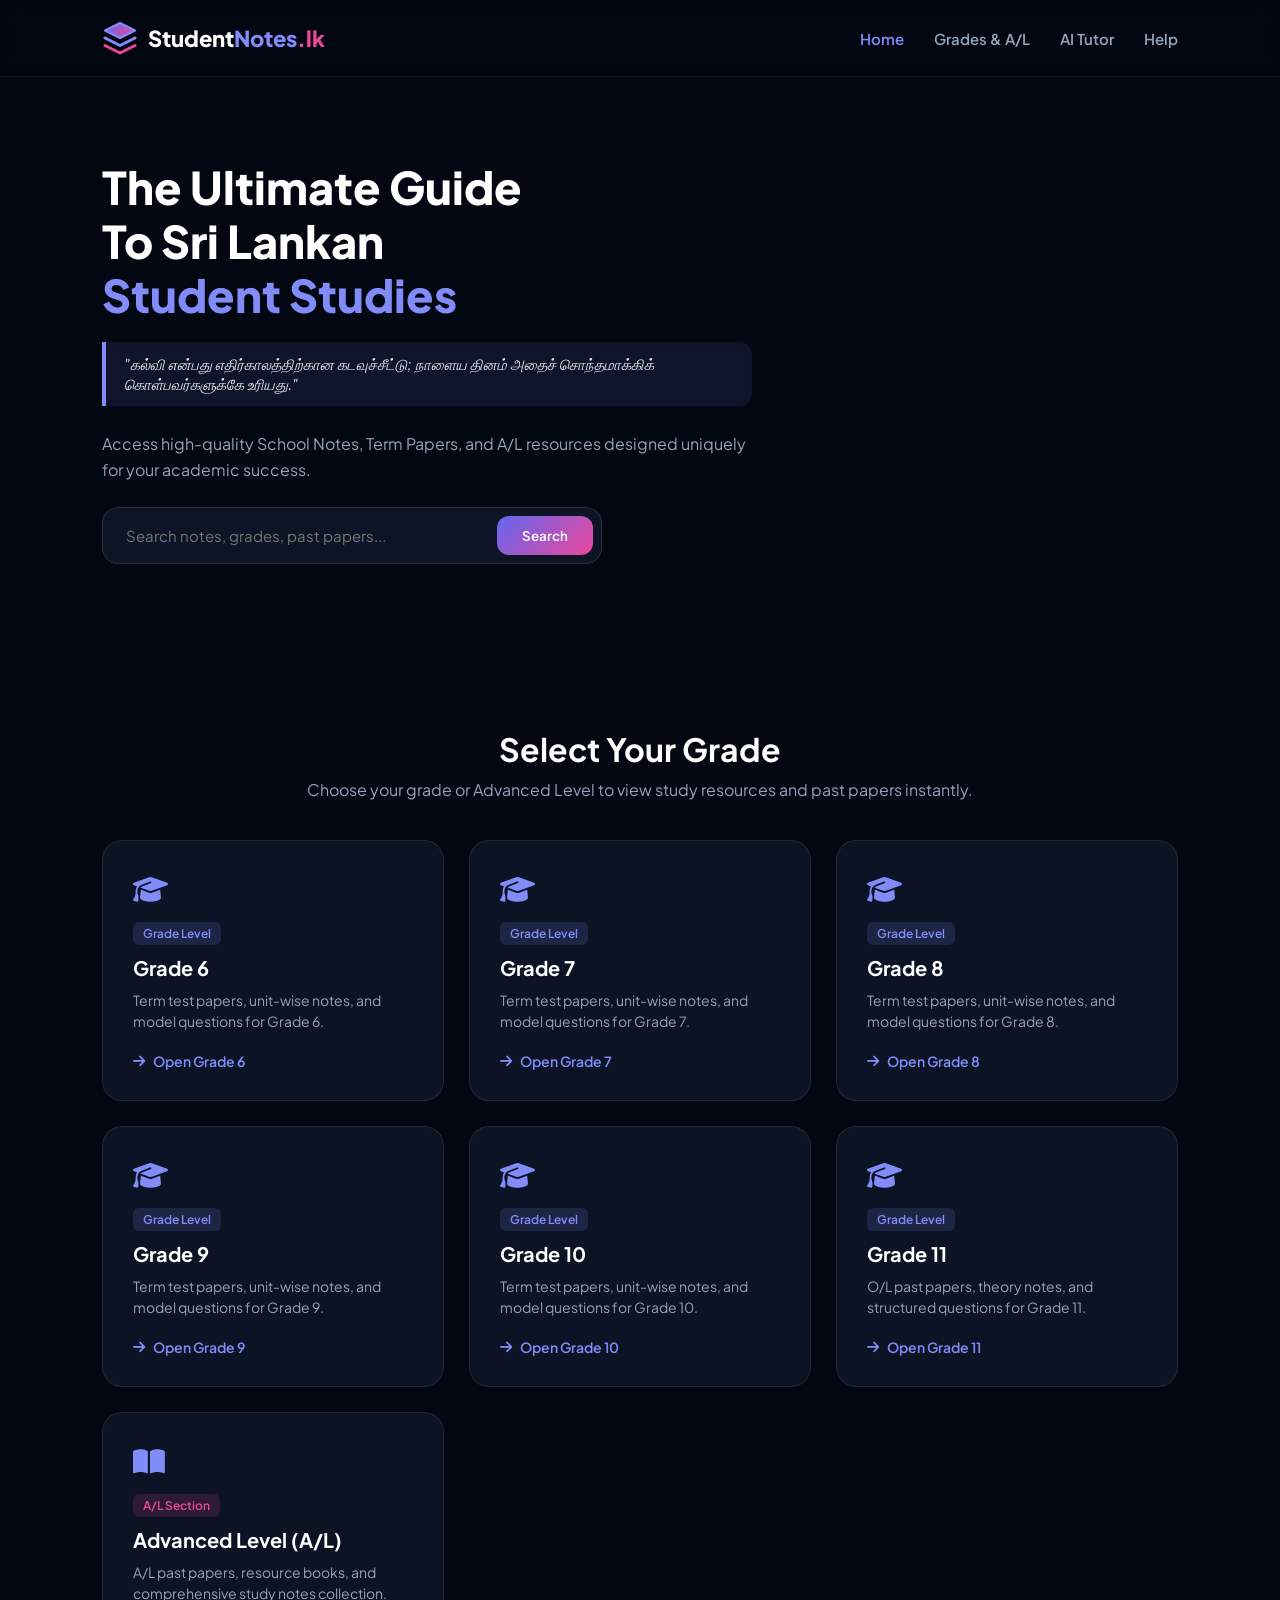
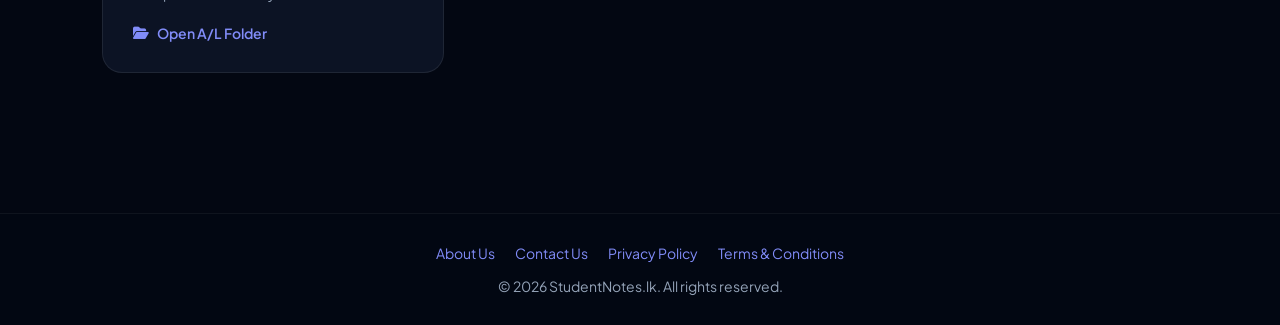
<file: index.html>
<!DOCTYPE html>
<html lang="ta">
<head>
    <meta charset="UTF-8">
    <meta name="viewport" content="width=device-width, initial-scale=1.0">
    <title>StudentNotes.lk | Sri Lanka's Study Hub</title>
    <link href="https://fonts.googleapis.com/css2?family=Plus+Jakarta+Sans:wght@400;500;600;700;800&display=swap" rel="stylesheet">
    <link rel="stylesheet" href="https://cdnjs.cloudflare.com/ajax/libs/font-awesome/6.4.0/css/all.min.css">
    <style>
        * {
            margin: 0;
            padding: 0;
            box-sizing: border-box;
            font-family: 'Plus Jakarta Sans', sans-serif;
        }
        body {
            background-color: #030712;
            color: #ffffff;
            min-height: 100vh;
            overflow-x: hidden;
        }
        /* Navbar Styles */
        .navbar {
            display: flex;
            justify-content: space-between;
            align-items: center;
            padding: 20px 8%;
            background: rgba(3, 7, 18, 0.85);
            backdrop-filter: blur(10px);
            position: fixed;
            top: 0;
            left: 0;
            width: 100%;
            z-index: 1000;
            border-bottom: 1px solid rgba(255, 255, 255, 0.05);
        }
        .nav-links {
            display: flex;
            gap: 30px;
            align-items: center;
        }
        .nav-links a {
            color: #94a3b8;
            text-decoration: none;
            font-weight: 600;
            font-size: 15px;
            transition: 0.3s;
        }
        .nav-links a:hover, .nav-links a.active {
            color: #818cf8;
        }
        /* Hero Section */
        .hero-section {
            padding: 160px 8% 80px 8%;
            display: flex;
            justify-content: space-between;
            align-items: center;
            flex-wrap: wrap;
            gap: 40px;
        }
        .hero-left {
            max-width: 650px;
        }
        .hero-left h1 {
            font-size: 45px;
            font-weight: 800;
            line-height: 1.2;
            margin-bottom: 20px;
        }
        .hero-left h1 span {
            color: #818cf8;
        }
        .hero-left p {
            color: #94a3b8;
            font-size: 16px;
            line-height: 1.6;
            margin-bottom: 25px;
        }
        /* Motivational Quote Box Style */
        .motivation-quote {
            background: rgba(129, 140, 248, 0.1);
            border-left: 4px solid #818cf8;
            padding: 12px 18px;
            border-radius: 0 12px 12px 0;
            color: #e2e8f0;
            font-size: 15px;
            font-style: italic;
            margin-bottom: 25px;
            backdrop-filter: blur(5px);
        }
        .subscribe-box {
            display: flex;
            background: rgba(15, 23, 42, 0.9);
            border: 1px solid rgba(255, 255, 255, 0.1);
            padding: 8px;
            border-radius: 16px;
            max-width: 500px;
            margin-bottom: 25px;
        }
        .subscribe-box input {
            flex: 1;
            background: transparent;
            border: none;
            outline: none;
            padding: 10px 15px;
            color: #fff;
            font-size: 15px;
        }
        .btn-enter {
            background: linear-gradient(135deg, #6366f1, #ec4899);
            color: white;
            border: none;
            padding: 10px 25px;
            border-radius: 12px;
            font-weight: 600;
            cursor: pointer;
        }
        /* Resources Section */
        .resources-section {
            padding: 60px 8%;
        }
        .section-header {
            text-align: center;
            margin-bottom: 40px;
        }
        .section-header h2 {
            font-size: 32px;
            margin-bottom: 10px;
        }
        .section-header p {
            color: #94a3b8;
        }
        .resource-grid {
            display: grid;
            grid-template-columns: repeat(auto-fit, minmax(260px, 1fr));
            gap: 25px;
        }
        .resource-card {
            background: rgba(15, 23, 42, 0.8);
            border: 1px solid rgba(255, 255, 255, 0.08);
            padding: 30px;
            border-radius: 20px;
            cursor: pointer;
            transition: 0.3s;
        }
        .resource-card:hover {
            transform: translateY(-5px);
            border-color: rgba(129, 140, 248, 0.4);
        }
        .res-icon {
            font-size: 28px;
            color: #818cf8;
            margin-bottom: 15px;
        }
        .badge {
            display: inline-block;
            padding: 4px 10px;
            background: rgba(129, 140, 248, 0.15);
            color: #818cf8;
            font-size: 12px;
            font-weight: 600;
            border-radius: 6px;
            margin-bottom: 10px;
        }
        .resource-card h3 {
            font-size: 20px;
            margin-bottom: 10px;
        }
        .resource-card p {
            color: #94a3b8;
            font-size: 14px;
            line-height: 1.5;
            margin-bottom: 20px;
        }
        .btn-download {
            color: #818cf8;
            font-weight: 600;
            font-size: 14px;
            display: flex;
            align-items: center;
            gap: 8px;
        }
        /* AI Modal */
        .ai-modal {
            display: none;
            position: fixed;
            top: 0;
            left: 0;
            width: 100%;
            height: 100%;
            background: rgba(3, 7, 18, 0.8);
            backdrop-filter: blur(8px);
            z-index: 2000;
            justify-content: center;
            align-items: center;
        }
        .ai-modal-content {
            background: rgba(15, 23, 42, 0.95);
            border: 1px solid rgba(255, 255, 255, 0.1);
            width: 90%;
            max-width: 480px;
            border-radius: 24px;
            padding: 24px;
            color: #ffffff;
        }
        .ai-modal-header {
            display: flex;
            justify-content: space-between;
            align-items: center;
            margin-bottom: 20px;
        }
        .ai-modal-header h3 {
            font-size: 18px;
            color: #818cf8;
        }
        .close-btn {
            background: transparent;
            border: none;
            color: #94a3b8;
            font-size: 20px;
            cursor: pointer;
        }
        .ai-chat-box {
            background: rgba(3, 7, 18, 0.6);
            border: 1px solid rgba(255, 255, 255, 0.05);
            border-radius: 16px;
            padding: 15px;
            height: 280px;
            overflow-y: auto;
            margin-bottom: 15px;
            display: flex;
            flex-direction: column;
            gap: 12px;
            font-size: 14px;
        }
        .ai-msg {
            background: rgba(129, 140, 248, 0.15);
            padding: 10px 14px;
            border-radius: 12px;
            color: #e2e8f0;
            max-width: 85%;
            line-height: 1.5;
        }
        .user-msg {
            background: rgba(236, 72, 153, 0.15);
            padding: 10px 14px;
            border-radius: 12px;
            color: #e2e8f0;
            max-width: 85%;
            align-self: flex-end;
            line-height: 1.5;
        }
        .ai-input-area {
            display: flex;
            gap: 8px;
            align-items: center;
        }
        .ai-input-area input[type="text"] {
            flex: 1;
            background: rgba(3, 7, 18, 0.8);
            border: 1px solid rgba(255, 255, 255, 0.1);
            padding: 10px 12px;
            border-radius: 12px;
            color: #fff;
            outline: none;
            font-size: 14px;
        }
        .send-btn {
            background: linear-gradient(135deg, #6366f1, #ec4899);
            color: white;
            border: none;
            padding: 10px 15px;
            border-radius: 12px;
            font-weight: 600;
            cursor: pointer;
        }
    </style>
</head>
<body>

    <!-- Navigation Bar with Logo -->
    <header class="navbar">
        <div class="logo" style="display: flex; align-items: center; gap: 10px; font-weight: 800; font-size: 22px; color: #ffffff;">
            <svg width="36" height="36" viewBox="0 0 24 24" fill="none" xmlns="http://www.w3.org/2000/svg">
                <path d="M12 2L2 7L12 12L22 7L12 2Z" fill="url(#paint0_linear)" stroke="#818cf8" stroke-width="1.5" stroke-linejoin="round"/>
                <path d="M2 17L12 22L22 17" stroke="#ec4899" stroke-width="2" stroke-linecap="round" stroke-linejoin="round"/>
                <path d="M2 12L12 17L22 12" stroke="#818cf8" stroke-width="2" stroke-linecap="round" stroke-linejoin="round"/>
                <defs>
                    <linearGradient id="paint0_linear" x1="2" y1="2" x2="22" y2="12" gradientUnits="userSpaceOnUse">
                        <stop stop-color="#6366f1"/>
                        <stop offset="1" stop-color="#ec4899"/>
                    </linearGradient>
                </defs>
            </svg>
            <span>Student<span style="color: #818cf8;">Notes</span><span style="color: #ec4899;">.lk</span></span>
        </div>
        <nav class="nav-links">
            <a href="index.html" class="active">Home</a>
            <a href="#resources">Grades & A/L</a>
            <a href="#" onclick="openAITutor(event)">AI Tutor</a>
            <a href="contact.html">Help</a>
        </nav>
    </header>

    <!-- Hero Section with Motivational Quote -->
    <section class="hero-section">
        <div class="hero-left">
            <h1>The Ultimate Guide <br>To Sri Lankan <br><span>Student Studies</span></h1>
            
            <!-- Motivational Line Added Here -->
            <div class="motivation-quote">
                "கல்வி என்பது எதிர்காலத்திற்கான கடவுச்சீட்டு; நாளைய தினம் அதைச் சொந்தமாக்கிக் கொள்பவர்களுக்கே உரியது."
            </div>

            <p>Access high-quality School Notes, Term Papers, and A/L resources designed uniquely for your academic success.</p>
            <div class="subscribe-box">
                <input type="text" placeholder="Search notes, grades, past papers...">
                <button class="btn-enter">Search</button>
            </div>
        </div>
    </section>

    <!-- Resources Section (All Grades 6 to A/L) -->
    <section class="resources-section" id="resources">
        <div class="section-header">
            <h2>Select Your Grade</h2>
            <p>Choose your grade or Advanced Level to view study resources and past papers instantly.</p>
        </div>

        <div class="resource-grid">
            <!-- Grade 6 -->
            <div class="resource-card" onclick="openGradePage('Grade 6')">
                <div class="res-icon"><i class="fa-solid fa-graduation-cap"></i></div>
                <span class="badge">Grade Level</span>
                <h3>Grade 6</h3>
                <p>Term test papers, unit-wise notes, and model questions for Grade 6.</p>
                <div class="btn-download"><i class="fa-solid fa-arrow-right"></i> Open Grade 6</div>
            </div>

            <!-- Grade 7 -->
            <div class="resource-card" onclick="openGradePage('Grade 7')">
                <div class="res-icon"><i class="fa-solid fa-graduation-cap"></i></div>
                <span class="badge">Grade Level</span>
                <h3>Grade 7</h3>
                <p>Term test papers, unit-wise notes, and model questions for Grade 7.</p>
                <div class="btn-download"><i class="fa-solid fa-arrow-right"></i> Open Grade 7</div>
            </div>

            <!-- Grade 8 -->
            <div class="resource-card" onclick="openGradePage('Grade 8')">
                <div class="res-icon"><i class="fa-solid fa-graduation-cap"></i></div>
                <span class="badge">Grade Level</span>
                <h3>Grade 8</h3>
                <p>Term test papers, unit-wise notes, and model questions for Grade 8.</p>
                <div class="btn-download"><i class="fa-solid fa-arrow-right"></i> Open Grade 8</div>
            </div>

            <!-- Grade 9 -->
            <div class="resource-card" onclick="openGradePage('Grade 9')">
                <div class="res-icon"><i class="fa-solid fa-graduation-cap"></i></div>
                <span class="badge">Grade Level</span>
                <h3>Grade 9</h3>
                <p>Term test papers, unit-wise notes, and model questions for Grade 9.</p>
                <div class="btn-download"><i class="fa-solid fa-arrow-right"></i> Open Grade 9</div>
            </div>

            <!-- Grade 10 -->
            <div class="resource-card" onclick="openGradePage('Grade 10')">
                <div class="res-icon"><i class="fa-solid fa-graduation-cap"></i></div>
                <span class="badge">Grade Level</span>
                <h3>Grade 10</h3>
                <p>Term test papers, unit-wise notes, and model questions for Grade 10.</p>
                <div class="btn-download"><i class="fa-solid fa-arrow-right"></i> Open Grade 10</div>
            </div>

            <!-- Grade 11 -->
            <div class="resource-card" onclick="openGradePage('Grade 11')">
                <div class="res-icon"><i class="fa-solid fa-graduation-cap"></i></div>
                <span class="badge">Grade Level</span>
                <h3>Grade 11</h3>
                <p>O/L past papers, theory notes, and structured questions for Grade 11.</p>
                <div class="btn-download"><i class="fa-solid fa-arrow-right"></i> Open Grade 11</div>
            </div>

            <!-- Advanced Level (A/L) -->
            <div class="resource-card" onclick="window.open('https://drive.google.com/drive/folders/1j67V_FMNa8408ADqx88VhnycZk-hFXDH?usp=drive_link', '_blank')">
                <div class="res-icon"><i class="fa-solid fa-book-open"></i></div>
                <span class="badge" style="color: #ec4899; background: rgba(236,72,153,0.15);">A/L Section</span>
                <h3>Advanced Level (A/L)</h3>
                <p>A/L past papers, resource books, and comprehensive study notes collection.</p>
                <div class="btn-download"><i class="fa-solid fa-folder-open"></i> Open A/L Folder</div>
            </div>
        </div>
    </section>

    <!-- Footer -->
    <footer style="margin-top: 80px; padding: 30px 20px; background: rgba(3, 7, 18, 0.9); border-top: 1px solid rgba(255, 255, 255, 0.05); text-align: center; color: #94a3b8; font-size: 14px;">
        <div style="margin-bottom: 15px; display: flex; justify-content: center; gap: 20px; flex-wrap: wrap;">
            <a href="about.html" style="color: #818cf8; text-decoration: none;">About Us</a>
            <a href="contact.html" style="color: #818cf8; text-decoration: none;">Contact Us</a>
            <a href="privacy.html" style="color: #818cf8; text-decoration: none;">Privacy Policy</a>
            <a href="terms.html" style="color: #818cf8; text-decoration: none;">Terms & Conditions</a>
        </div>
        <p>&copy; 2026 StudentNotes.lk. All rights reserved.</p>
    </footer>

    <!-- AI Modal -->
    <div id="aiModal" class="ai-modal">
        <div class="ai-modal-content">
            <div class="ai-modal-header">
                <h3><i class="fa-solid fa-robot"></i> StudentNotes AI Tutor</h3>
                <button class="close-btn" onclick="closeAITutor()">&times;</button>
            </div>
            <div class="ai-chat-box" id="aiChatBox">
                <div class="ai-msg">வணக்கம்! உங்களது PDF குறிப்புகள் அல்லது கல்விச் சந்தேகங்களை என்னிடம் பகிரலாம்.</div>
            </div>
            <div class="ai-input-area">
                <input type="text" id="aiUserInput" placeholder="கேள்வியைக் கேட்கவும்...">
                <button class="send-btn" onclick="sendAIMessage()">Send</button>
            </div>
        </div>
    </div>

    <script>
        function openGradePage(gradeName) {
            localStorage.setItem('selectedGrade', gradeName);
            window.location.href = 'grade-detail.html';
        }
        function openAITutor(event) {
            event.preventDefault();
            document.getElementById('aiModal').style.display = 'flex';
        }
        function closeAITutor() {
            document.getElementById('aiModal').style.display = 'none';
        }
        function sendAIMessage() {
            const inputField = document.getElementById('aiUserInput');
            const chatBox = document.getElementById('aiChatBox');
            if(inputField.value.trim() === '') return;
            const userDiv = document.createElement('div');
            userDiv.className = 'user-msg';
            userDiv.textContent = inputField.value;
            chatBox.appendChild(userDiv);
            inputField.value = '';
            chatBox.scrollTop = chatBox.scrollHeight;
        }
    </script>
</body>
</html>
</file>
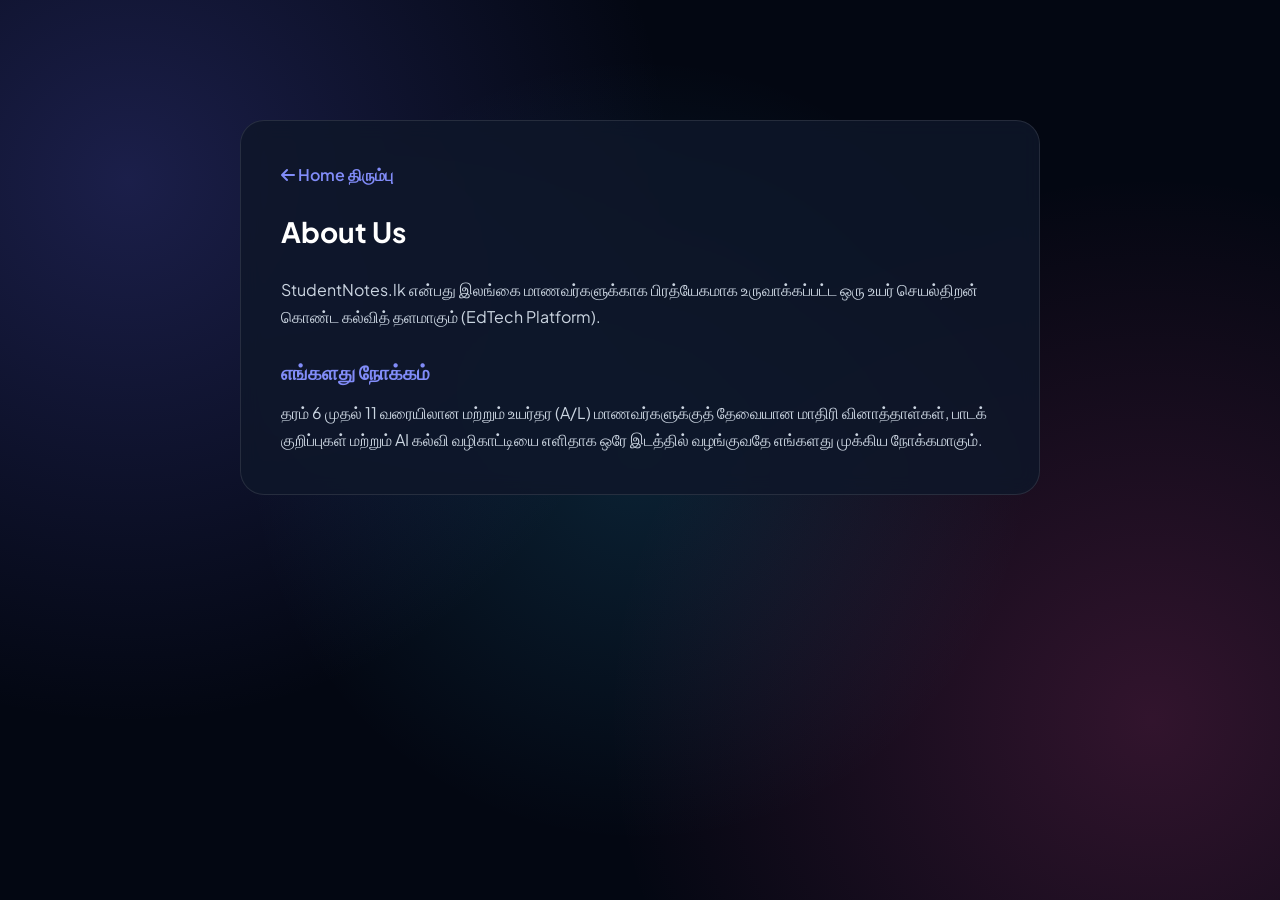
<file: about.html>
<!DOCTYPE html>
<html lang="ta">
<head>
    <meta charset="UTF-8">
    <meta name="viewport" content="width=device-width, initial-scale=1.0">
    <title>About Us | StudentNotes.lk</title>
    <link rel="stylesheet" href="style.css">
    <link href="https://fonts.googleapis.com/css2?family=Plus+Jakarta+Sans:wght@400;500;600;700;800&display=swap" rel="stylesheet">
    <link rel="stylesheet" href="https://cdnjs.cloudflare.com/ajax/libs/font-awesome/6.4.0/css/all.min.css">
    <style>
        .policy-container {
            max-width: 800px;
            margin: 120px auto 60px auto;
            background: rgba(15, 23, 42, 0.85);
            border: 1px solid rgba(255, 255, 255, 0.1);
            backdrop-filter: blur(10px);
            padding: 40px;
            border-radius: 24px;
            color: #cbd5e1;
            line-height: 1.7;
        }
        .policy-container h1 {
            color: #ffffff;
            font-size: 28px;
            margin-bottom: 20px;
        }
        .policy-container h2 {
            color: #818cf8;
            font-size: 20px;
            margin-top: 25px;
            margin-bottom: 10px;
        }
        .back-home {
            display: inline-block;
            margin-bottom: 20px;
            color: #818cf8;
            text-decoration: none;
            font-weight: 600;
        }
    </style>
</head>
<body>
    <div class="policy-container">
        <a href="index.html" class="back-home"><i class="fa-solid fa-arrow-left"></i> Home திரும்பு</a>
        <h1>About Us</h1>
        
        <p>StudentNotes.lk என்பது இலங்கை மாணவர்களுக்காக பிரத்யேகமாக உருவாக்கப்பட்ட ஒரு உயர் செயல்திறன் கொண்ட கல்வித் தளமாகும் (EdTech Platform).</p>
        
        <h2>எங்களது நோக்கம்</h2>
        <p>தரம் 6 முதல் 11 வரையிலான மற்றும் உயர்தர (A/L) மாணவர்களுக்குத் தேவையான மாதிரி வினாத்தாள்கள், பாடக் குறிப்புகள் மற்றும் AI கல்வி வழிகாட்டியை எளிதாக ஒரே இடத்தில் வழங்குவதே எங்களது முக்கிய நோக்கமாகும்.</p>
    </div>
</body>
</html>
</file>
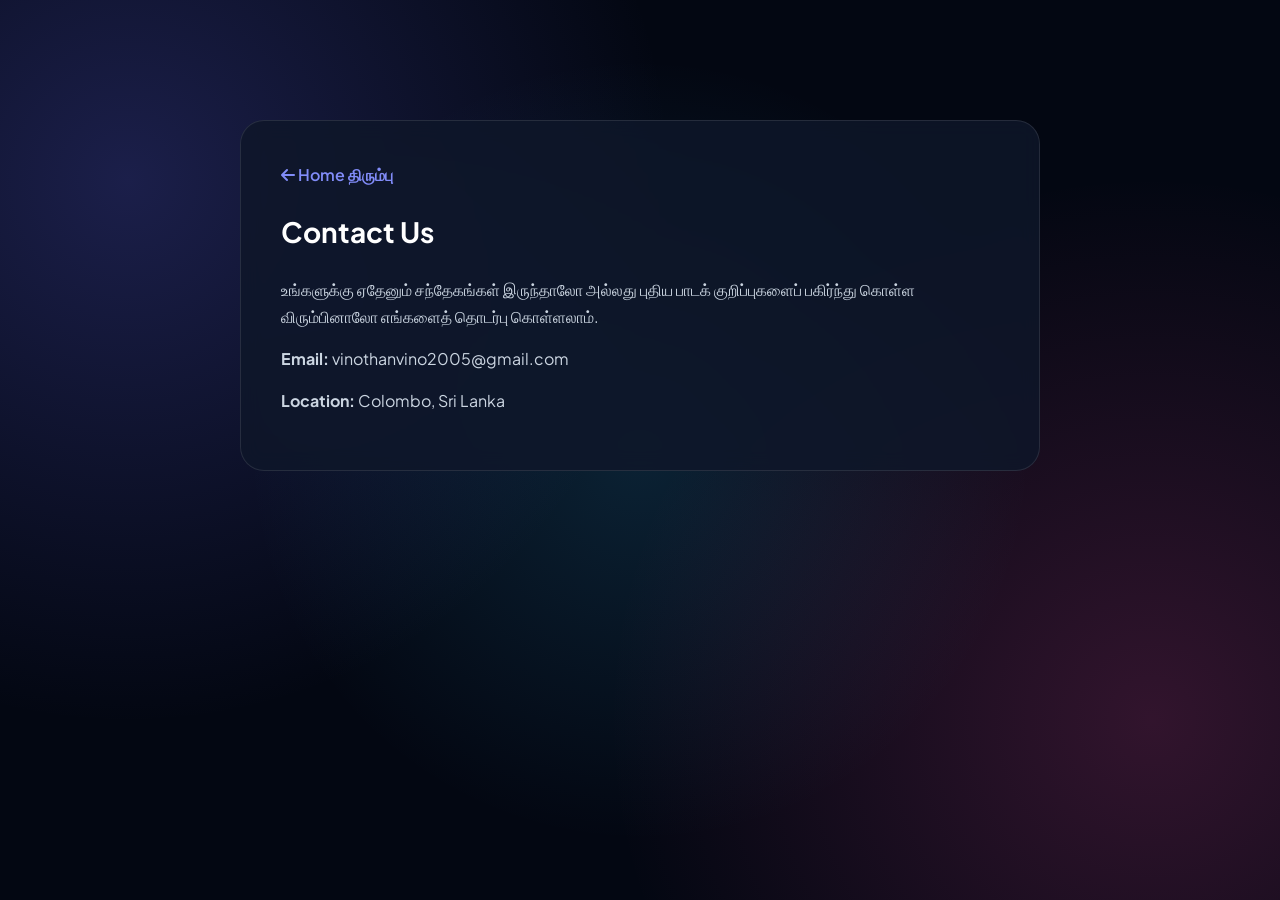
<file: contact.html>
<!DOCTYPE html>
<html lang="ta">
<head>
    <meta charset="UTF-8">
    <meta name="viewport" content="width=device-width, initial-scale=1.0">
    <title>Contact Us | StudentNotes.lk</title>
    <link rel="stylesheet" href="style.css">
    <link href="https://fonts.googleapis.com/css2?family=Plus+Jakarta+Sans:wght@400;500;600;700;800&display=swap" rel="stylesheet">
    <link rel="stylesheet" href="https://cdnjs.cloudflare.com/ajax/libs/font-awesome/6.4.0/css/all.min.css">
    <style>
        .policy-container {
            max-width: 800px;
            margin: 120px auto 60px auto;
            background: rgba(15, 23, 42, 0.85);
            border: 1px solid rgba(255, 255, 255, 0.1);
            backdrop-filter: blur(10px);
            padding: 40px;
            border-radius: 24px;
            color: #cbd5e1;
            line-height: 1.7;
        }
        .policy-container h1 {
            color: #ffffff;
            font-size: 28px;
            margin-bottom: 20px;
        }
        .policy-container p {
            margin-bottom: 15px;
        }
        .back-home {
            display: inline-block;
            margin-bottom: 20px;
            color: #818cf8;
            text-decoration: none;
            font-weight: 600;
        }
    </style>
</head>
<body>
    <div class="policy-container">
        <a href="index.html" class="back-home"><i class="fa-solid fa-arrow-left"></i> Home திரும்பு</a>
        <h1>Contact Us</h1>
        <p>உங்களுக்கு ஏதேனும் சந்தேகங்கள் இருந்தாலோ அல்லது புதிய பாடக் குறிப்புகளைப் பகிர்ந்து கொள்ள விரும்பினாலோ எங்களைத் தொடர்பு கொள்ளலாம்.</p>
        <p><strong>Email:</strong> vinothanvino2005@gmail.com</p>
        <p><strong>Location:</strong> Colombo, Sri Lanka</p>
    </div>
</body>
</html>
</file>
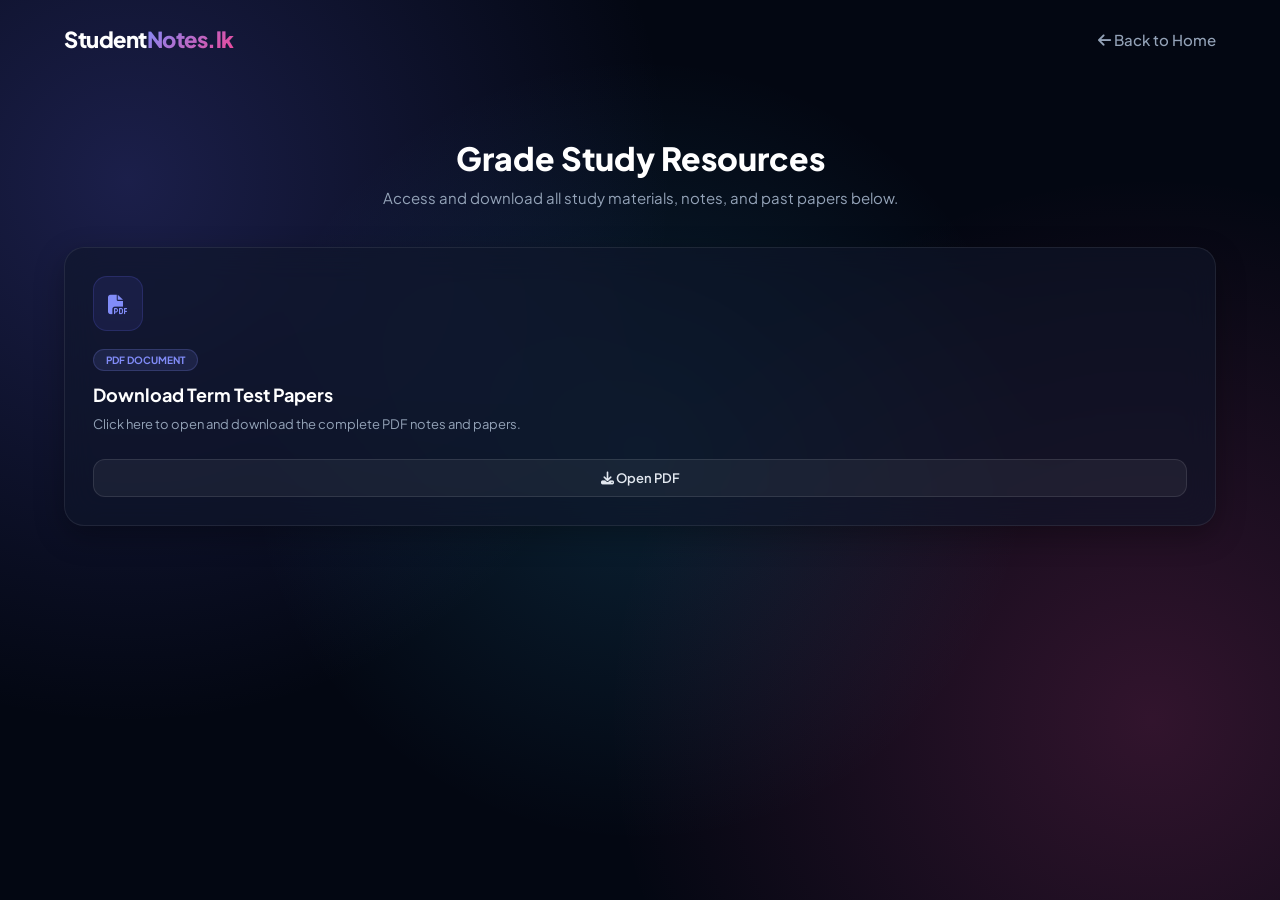
<file: grade detail.html>
<!DOCTYPE html>
<html lang="ta">
<head>
    <meta charset="UTF-8">
    <meta name="viewport" content="width=device-width, initial-scale=1.0">
    <title>Grade Resources | StudentNotes.lk</title>
    <link rel="stylesheet" href="style.css">
    <link href="https://fonts.googleapis.com/css2?family=Plus+Jakarta+Sans:wght@400;500;600;700;800&display=swap" rel="stylesheet">
    <link rel="stylesheet" href="https://cdnjs.cloudflare.com/ajax/libs/font-awesome/6.4.0/css/all.min.css">
</head>
<body>

    <!-- Navigation Bar -->
    <header class="navbar">
        <div class="logo">Student<span>Notes.lk</span></div>
        <nav class="nav-links">
            <a href="index.html"><i class="fa-solid fa-arrow-left"></i> Back to Home</a>
        </nav>
    </header>

    <!-- Grade Content Section -->
    <section class="resources-section">
        <div class="section-header">
            <h2 id="gradeTitle">Loading Grade...</h2>
            <p>Access and download all study materials, notes, and past papers below.</p>
        </div>

        <div class="resource-grid">
            <!-- Sample PDF Card -->
            <div class="resource-card" onclick="alert('Downloading PDF for this grade...')">
                <div class="res-icon"><i class="fa-solid fa-file-pdf"></i></div>
                <span class="badge">PDF Document</span>
                <h3>Download Term Test Papers</h3>
                <p>Click here to open and download the complete PDF notes and papers.</p>
                <div class="btn-download"><i class="fa-solid fa-download"></i> Open PDF</div>
            </div>
        </div>
    </section>

    <script>
        const grade = localStorage.getItem('selectedGrade') || 'Grade';
        document.getElementById('gradeTitle').innerText = grade + ' Study Resources';
    </script>
</body>
</html>
</file>
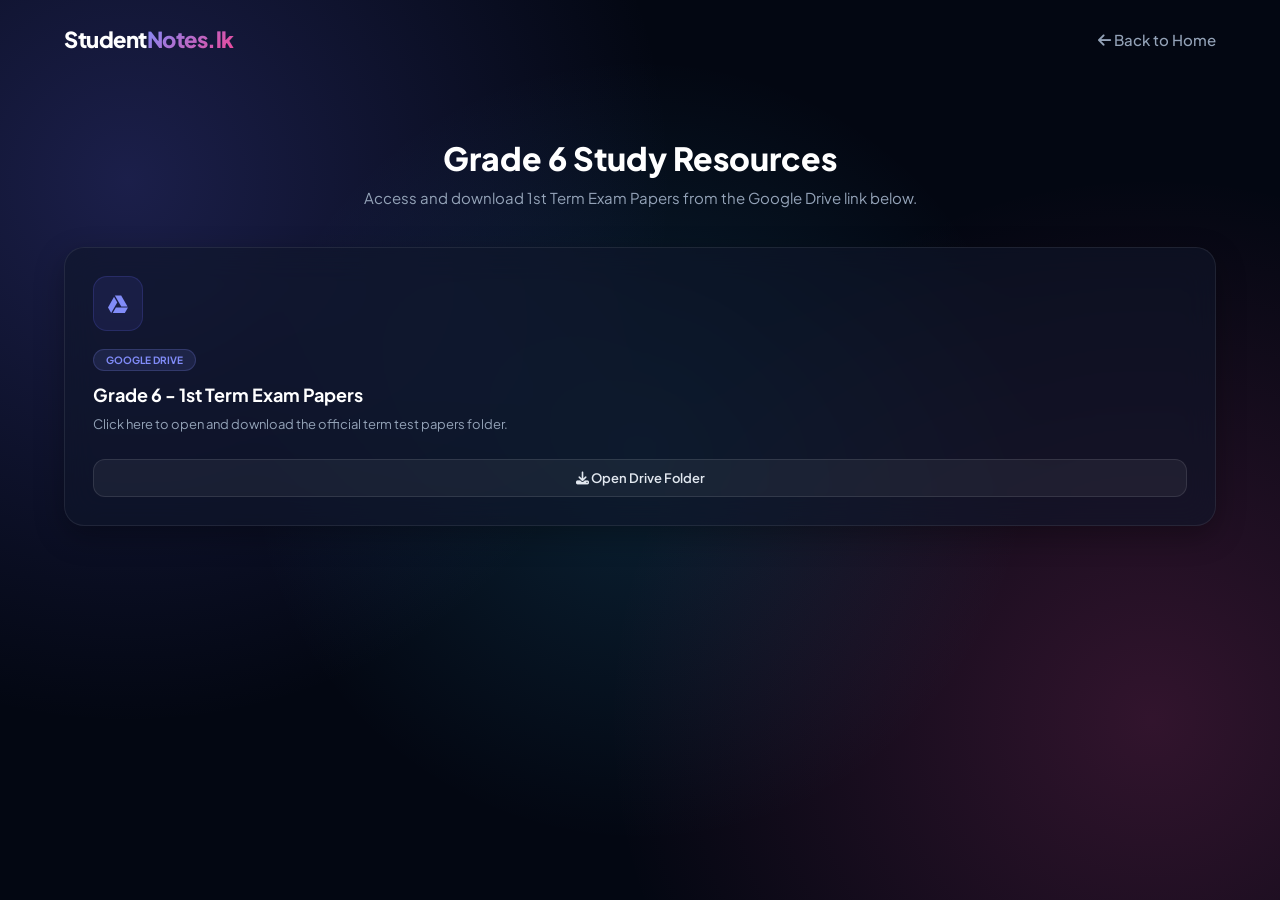
<file: grade-detail.html>
<!DOCTYPE html>
<html lang="ta">
<head>
    <meta charset="UTF-8">
    <meta name="viewport" content="width=device-width, initial-scale=1.0">
    <title>Grade Resources | StudentNotes.lk</title>
    <link rel="stylesheet" href="style.css">
    <link href="https://fonts.googleapis.com/css2?family=Plus+Jakarta+Sans:wght@400;500;600;700;800&display=swap" rel="stylesheet">
    <link rel="stylesheet" href="https://cdnjs.cloudflare.com/ajax/libs/font-awesome/6.4.0/css/all.min.css">
</head>
<body>

    <!-- Navigation Bar -->
    <header class="navbar">
        <div class="logo">Student<span>Notes.lk</span></div>
        <nav class="nav-links">
            <a href="index.html"><i class="fa-solid fa-arrow-left"></i> Back to Home</a>
        </nav>
    </header>

    <!-- Grade Content Section -->
    <section class="resources-section">
        <div class="section-header">
            <h2 id="gradeTitle">Loading Grade...</h2>
            <p>Access and download 1st Term Exam Papers from the Google Drive link below.</p>
        </div>

        <div class="resource-grid">
            <!-- Google Drive PDF Card -->
            <div class="resource-card" id="driveCard" onclick="openDriveLink()">
                <div class="res-icon"><i class="fa-brands fa-google-drive"></i></div>
                <span class="badge">Google Drive</span>
                <h3 id="cardHeading">1st Term Exam Papers</h3>
                <p>Click here to open and download the official term test papers folder.</p>
                <div class="btn-download"><i class="fa-solid fa-download"></i> Open Drive Folder</div>
            </div>
        </div>
    </section>

    <!-- JavaScript to Handle Dynamic Google Drive Links -->
    <script>
        const grade = localStorage.getItem('selectedGrade') || 'Grade 6';
        document.getElementById('gradeTitle').innerText = grade + ' Study Resources';
        document.getElementById('cardHeading').innerText = grade + ' - 1st Term Exam Papers';

        // கிரேக்குகளுக்குரிய கூகுள் டிரைவ் லிங்க்குகள்
        const driveLinks = {
            'Grade 6': 'https://drive.google.com/folderview?id=1Rwu2CPFzIO7NW0A8J1mruvEb4_7J2nQv',
            'Grade 7': 'https://drive.google.com/folderview?id=1YGjlgexGqmnx0Pw8IN1BsQ9M-sdFrLII',
            'Grade 8': 'https://drive.google.com/folderview?id=1dp2YvpPgHMYKSIJCwHZbxQXo40C-EHZp',
            'Grade 9': 'https://drive.google.com/folderview?id=1jgKO3CdVkZwXrS2Vzg7PZ2feSZEXf3Ty',
            'Grade 10': 'https://drive.google.com/folderview?id=1pXZJu2em-ozp0WoxbdpVpNBpwGF8GO8_',
            'Grade 11': 'https://drive.google.com/folderview?id=1yCHt95s1fdOvilTYOXz2Qvb9kwfTKQc8'
        };

        function openDriveLink() {
            const url = driveLinks[grade] || 'https://drive.google.com/';
            window.open(url, '_blank');
        }
    </script>
</body>
</html>
</file>
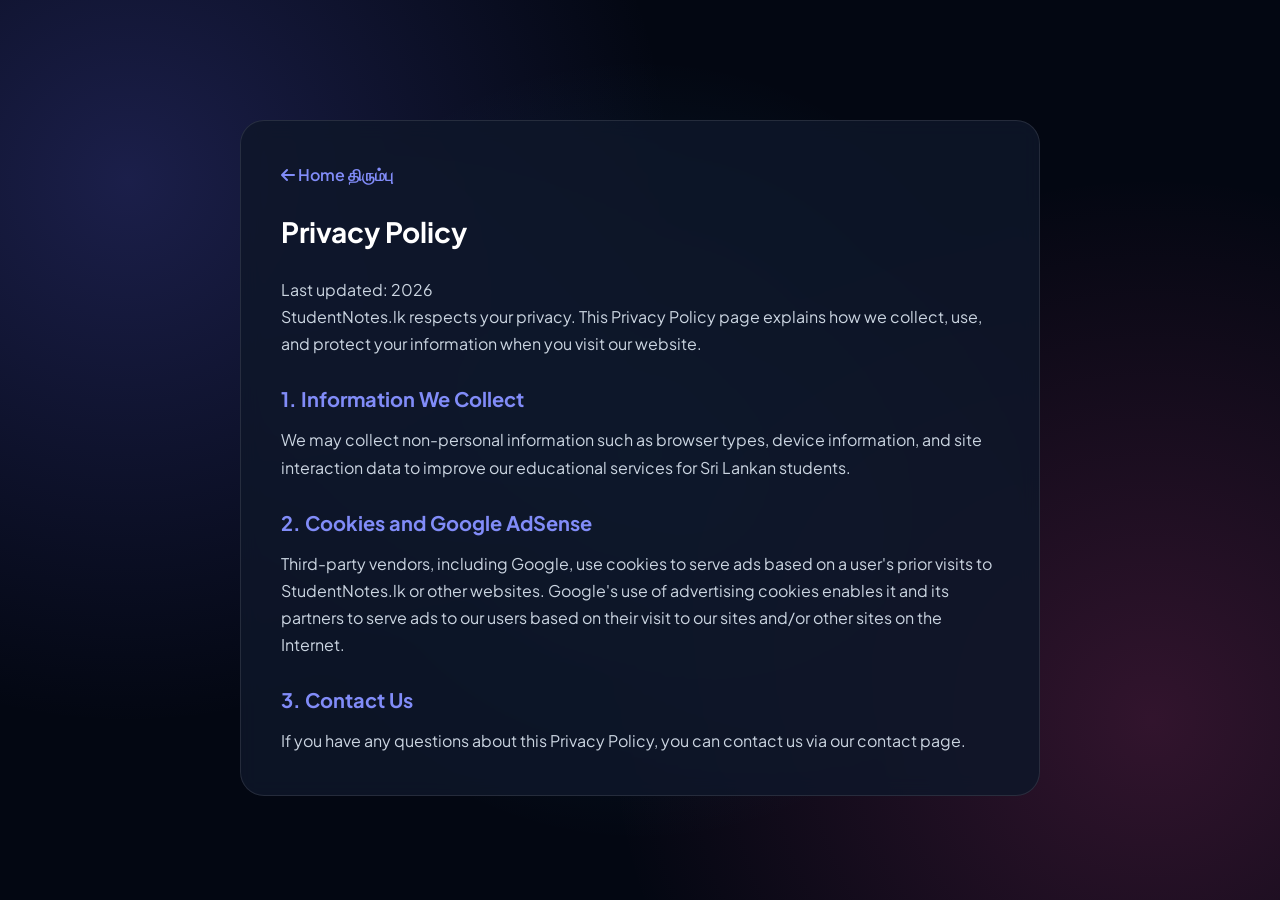
<file: privacy.html>
<!DOCTYPE html>
<html lang="ta">
<head>
    <meta charset="UTF-8">
    <meta name="viewport" content="width=device-width, initial-scale=1.0">
    <title>Privacy Policy | StudentNotes.lk</title>
    <link rel="stylesheet" href="style.css">
    <link href="https://fonts.googleapis.com/css2?family=Plus+Jakarta+Sans:wght@400;500;600;700;800&display=swap" rel="stylesheet">
    <link rel="stylesheet" href="https://cdnjs.cloudflare.com/ajax/libs/font-awesome/6.4.0/css/all.min.css">
    <style>
        .policy-container {
            max-width: 800px;
            margin: 120px auto 60px auto;
            background: rgba(15, 23, 42, 0.85);
            border: 1px solid rgba(255, 255, 255, 0.1);
            backdrop-filter: blur(10px);
            padding: 40px;
            border-radius: 24px;
            color: #cbd5e1;
            line-height: 1.7;
        }
        .policy-container h1 {
            color: #ffffff;
            font-size: 28px;
            margin-bottom: 20px;
        }
        .policy-container h2 {
            color: #818cf8;
            font-size: 20px;
            margin-top: 25px;
            margin-bottom: 10px;
        }
        .back-home {
            display: inline-block;
            margin-bottom: 20px;
            color: #818cf8;
            text-decoration: none;
            font-weight: 600;
        }
    </style>
</head>
<body>
    <div class="policy-container">
        <a href="index.html" class="back-home"><i class="fa-solid fa-arrow-left"></i> Home திரும்பு</a>
        <h1>Privacy Policy</h1>
        <p>Last updated: 2026</p>
        
        <p>StudentNotes.lk respects your privacy. This Privacy Policy page explains how we collect, use, and protect your information when you visit our website.</p>
        
        <h2>1. Information We Collect</h2>
        <p>We may collect non-personal information such as browser types, device information, and site interaction data to improve our educational services for Sri Lankan students.</p>
        
        <h2>2. Cookies and Google AdSense</h2>
        <p>Third-party vendors, including Google, use cookies to serve ads based on a user's prior visits to StudentNotes.lk or other websites. Google's use of advertising cookies enables it and its partners to serve ads to our users based on their visit to our sites and/or other sites on the Internet.</p>
        
        <h2>3. Contact Us</h2>
        <p>If you have any questions about this Privacy Policy, you can contact us via our contact page.</p>
    </div>
</body>
</html>
</file>
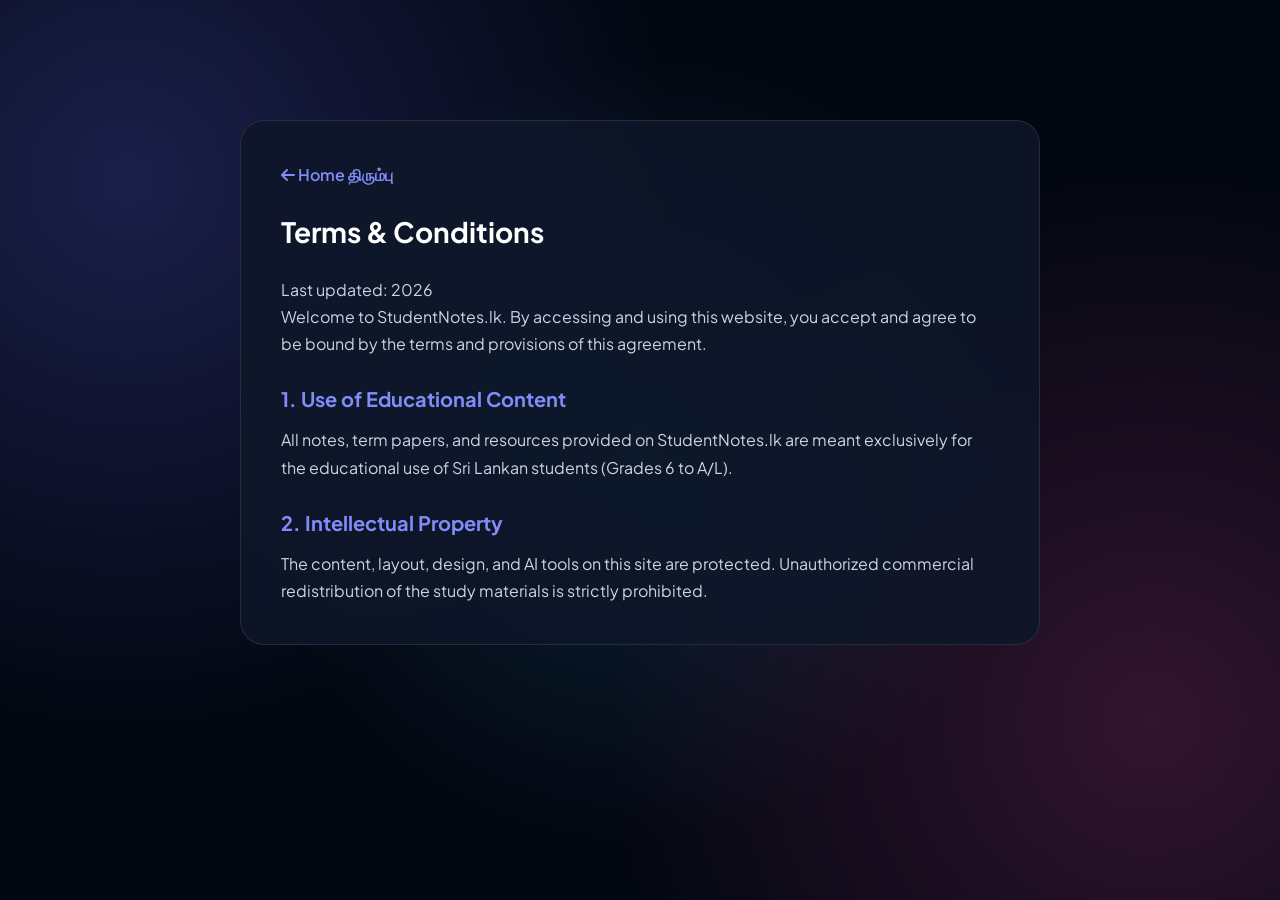
<file: terms.html>
<!DOCTYPE html>
<html lang="ta">
<head>
    <meta charset="UTF-8">
    <meta name="viewport" content="width=device-width, initial-scale=1.0">
    <title>Terms & Conditions | StudentNotes.lk</title>
    <link rel="stylesheet" href="style.css">
    <link href="https://fonts.googleapis.com/css2?family=Plus+Jakarta+Sans:wght@400;500;600;700;800&display=swap" rel="stylesheet">
    <link rel="stylesheet" href="https://cdnjs.cloudflare.com/ajax/libs/font-awesome/6.4.0/css/all.min.css">
    <style>
        .policy-container {
            max-width: 800px;
            margin: 120px auto 60px auto;
            background: rgba(15, 23, 42, 0.85);
            border: 1px solid rgba(255, 255, 255, 0.1);
            backdrop-filter: blur(10px);
            padding: 40px;
            border-radius: 24px;
            color: #cbd5e1;
            line-height: 1.7;
        }
        .policy-container h1 {
            color: #ffffff;
            font-size: 28px;
            margin-bottom: 20px;
        }
        .policy-container h2 {
            color: #818cf8;
            font-size: 20px;
            margin-top: 25px;
            margin-bottom: 10px;
        }
        .back-home {
            display: inline-block;
            margin-bottom: 20px;
            color: #818cf8;
            text-decoration: none;
            font-weight: 600;
        }
    </style>
</head>
<body>
    <div class="policy-container">
        <a href="index.html" class="back-home"><i class="fa-solid fa-arrow-left"></i> Home திரும்பு</a>
        <h1>Terms & Conditions</h1>
        <p>Last updated: 2026</p>
        
        <p>Welcome to StudentNotes.lk. By accessing and using this website, you accept and agree to be bound by the terms and provisions of this agreement.</p>
        
        <h2>1. Use of Educational Content</h2>
        <p>All notes, term papers, and resources provided on StudentNotes.lk are meant exclusively for the educational use of Sri Lankan students (Grades 6 to A/L).</p>
        
        <h2>2. Intellectual Property</h2>
        <p>The content, layout, design, and AI tools on this site are protected. Unauthorized commercial redistribution of the study materials is strictly prohibited.</p>
    </div>
</body>
</html>
</file>
<file: style.css>
* {
    margin: 0;
    padding: 0;
    box-sizing: border-box;
    font-family: 'Plus Jakarta Sans', sans-serif;
}

/* Modern Glassmorphism & Galaxy Background */
body {
    background-color: #030712;
    background-image: 
        radial-gradient(circle at 10% 20%, rgba(99, 102, 241, 0.25) 0%, transparent 40%),
        radial-gradient(circle at 90% 80%, rgba(236, 72, 153, 0.2) 0%, transparent 40%),
        radial-gradient(circle at 50% 50%, rgba(56, 189, 248, 0.15) 0%, transparent 50%);
    color: #e2e8f0;
    min-height: 100vh;
    overflow-x: hidden;
    display: flex;
    flex-direction: column;
    align-items: center;
    position: relative;
}

/* Navbar */
.navbar {
    width: 90%;
    max-width: 1200px;
    display: flex;
    justify-content: space-between;
    align-items: center;
    padding: 25px 0;
    z-index: 10;
}

.logo {
    font-size: 22px;
    font-weight: 800;
    color: #ffffff;
    letter-spacing: -0.5px;
}

.logo span {
    background: linear-gradient(135deg, #818cf8, #ec4899);
    -webkit-background-clip: text;
    -webkit-text-fill-color: transparent;
}

.nav-links {
    display: flex;
    gap: 30px;
}

.nav-links a {
    text-decoration: none;
    color: #94a3b8;
    font-size: 15px;
    font-weight: 500;
    transition: color 0.3s;
}

.nav-links a:hover, .nav-links a.active {
    color: #ffffff;
}

/* Hero Section */
.hero-section {
    width: 90%;
    max-width: 1200px;
    display: flex;
    justify-content: space-between;
    align-items: center;
    margin-top: 30px;
    gap: 40px;
    z-index: 10;
}

.hero-left {
    flex: 1;
}

.hero-left h1 {
    font-size: 45px;
    font-weight: 800;
    color: #ffffff;
    line-height: 1.15;
    margin-bottom: 20px;
}

.hero-left h1 span {
    background: linear-gradient(135deg, #818cf8, #ec4899);
    -webkit-background-clip: text;
    -webkit-text-fill-color: transparent;
}

.hero-left p {
    font-size: 16px;
    line-height: 1.6;
    color: #94a3b8;
    margin-bottom: 30px;
}

/* Modern Glass Search Box */
.subscribe-box {
    display: flex;
    background: rgba(15, 23, 42, 0.6);
    backdrop-filter: blur(12px);
    border: 1px solid rgba(255, 255, 255, 0.1);
    padding: 8px;
    border-radius: 50px;
    max-width: 480px;
    margin-bottom: 30px;
    box-shadow: 0 8px 32px rgba(0, 0, 0, 0.37);
}

.subscribe-box input {
    flex: 1;
    background: transparent;
    border: none;
    padding: 10px 20px;
    color: #ffffff;
    font-size: 15px;
    outline: none;
}

.subscribe-box input::placeholder {
    color: #64748b;
}

.btn-enter {
    background: linear-gradient(135deg, #6366f1, #ec4899);
    color: white;
    border: none;
    padding: 10px 24px;
    border-radius: 40px;
    font-weight: 600;
    cursor: pointer;
    transition: opacity 0.3s;
}

.btn-enter:hover {
    opacity: 0.9;
}

/* Social Icons */
.social-icons {
    display: flex;
    gap: 15px;
}

.social-icons a {
    width: 42px;
    height: 42px;
    background: rgba(15, 23, 42, 0.6);
    backdrop-filter: blur(12px);
    border: 1px solid rgba(255, 255, 255, 0.1);
    display: flex;
    align-items: center;
    justify-content: center;
    border-radius: 50%;
    color: #94a3b8;
    text-decoration: none;
    transition: all 0.3s;
}

.social-icons a:hover {
    color: #ffffff;
    border-color: #818cf8;
    transform: translateY(-2px);
}

/* Right Side Floating Card */
.hero-right {
    flex: 1;
    position: relative;
    height: 300px;
}

.floating-card {
    position: absolute;
    background: rgba(15, 23, 42, 0.7);
    backdrop-filter: blur(16px);
    border: 1px solid rgba(255, 255, 255, 0.1);
    border-radius: 24px;
    padding: 24px;
    box-shadow: 0 20px 40px rgba(0, 0, 0, 0.4);
}

.card-1 {
    width: 300px;
    top: 20px;
    right: 20px;
}

.card-header {
    display: flex;
    align-items: center;
    gap: 10px;
    color: #ffffff;
    font-weight: 600;
    margin-bottom: 12px;
}

.card-header i {
    color: #ec4899;
    font-size: 18px;
}

.card-text {
    font-size: 14px;
    color: #cbd5e1;
    margin-bottom: 16px;
    font-style: italic;
    line-height: 1.5;
}

.ai-badge {
    background: rgba(236, 72, 153, 0.15);
    color: #ec4899;
    border: 1px solid rgba(236, 72, 153, 0.3);
    padding: 6px 12px;
    border-radius: 10px;
    font-size: 11px;
    font-weight: 700;
    display: inline-block;
}

/* Resources Section */
.resources-section {
    width: 90%;
    max-width: 1200px;
    margin: 60px auto;
    z-index: 10;
}

.section-header {
    text-align: center;
    margin-bottom: 40px;
}

.section-header h2 {
    color: #ffffff;
    font-size: 32px;
    font-weight: 800;
    margin-bottom: 10px;
}

.section-header p {
    color: #94a3b8;
    font-size: 15px;
}

.resource-grid {
    display: grid;
    grid-template-columns: repeat(auto-fit, minmax(240px, 1fr));
    gap: 24px;
}

/* Modern Glass Cards */
.resource-card {
    background: rgba(15, 23, 42, 0.6);
    backdrop-filter: blur(16px);
    border: 1px solid rgba(255, 255, 255, 0.08);
    border-radius: 20px;
    padding: 28px;
    box-shadow: 0 10px 30px rgba(0, 0, 0, 0.3);
    display: flex;
    flex-direction: column;
    align-items: flex-start;
    transition: all 0.3s ease;
    cursor: pointer;
}

.resource-card:hover {
    transform: translateY(-6px);
    border-color: rgba(129, 140, 248, 0.4);
    box-shadow: 0 20px 40px rgba(99, 102, 241, 0.2);
}

.res-icon {
    font-size: 20px;
    color: #818cf8;
    background: rgba(99, 102, 241, 0.1);
    border: 1px solid rgba(99, 102, 241, 0.2);
    padding: 14px;
    border-radius: 14px;
    margin-bottom: 18px;
}

.badge {
    background: rgba(129, 140, 248, 0.12);
    color: #818cf8;
    border: 1px solid rgba(129, 140, 248, 0.2);
    font-size: 10px;
    font-weight: 700;
    padding: 4px 12px;
    border-radius: 20px;
    margin-bottom: 12px;
    text-transform: uppercase;
}

.resource-card h3 {
    color: #ffffff;
    font-size: 18px;
    font-weight: 700;
    margin-bottom: 8px;
}

.resource-card p {
    color: #94a3b8;
    font-size: 13px;
    line-height: 1.6;
    margin-bottom: 24px;
    flex: 1;
}

.btn-download {
    background: rgba(255, 255, 255, 0.05);
    color: #e2e8f0;
    border: 1px solid rgba(255, 255, 255, 0.1);
    text-decoration: none;
    padding: 10px 18px;
    border-radius: 12px;
    font-size: 13px;
    font-weight: 600;
    width: 100%;
    text-align: center;
    transition: all 0.3s ease;
}

.resource-card:hover .btn-download {
    color: #ffffff;
    background: linear-gradient(135deg, #6366f1, #ec4899);
    border-color: transparent;
    box-shadow: 0 4px 15px rgba(99, 102, 241, 0.4);
}

/* Live Stars Animation Styles */
#stars-container {
    position: fixed;
    top: 0;
    left: 0;
    width: 100%;
    height: 100%;
    pointer-events: none;
    z-index: 1;
    overflow: hidden;
}

.star {
    position: absolute;
    width: 2px;
    height: 2px;
    background: #ffffff;
    border-radius: 50%;
    animation: twinkleStar linear infinite;
    opacity: 0.5;
}

@keyframes twinkleStar {
    0% {
        transform: translateY(0px) scale(0.8);
        opacity: 0.2;
    }
    50% {
        transform: translateY(-20px) scale(1.2);
        opacity: 1;
    }
    100% {
        transform: translateY(-40px) scale(0.8);
        opacity: 0.2;
    }
}

/* Mobile Responsiveness */
@media (max-width: 768px) {
    .hero-section {
        flex-direction: column;
        text-align: center;
    }
    .hero-left h1 {
        font-size: 34px;
    }
    .subscribe-box {
        margin: 0 auto 30px auto;
    }
    .social-icons {
        justify-content: center;
    }
    .hero-right {
        display: none;
    }
}
</file>
